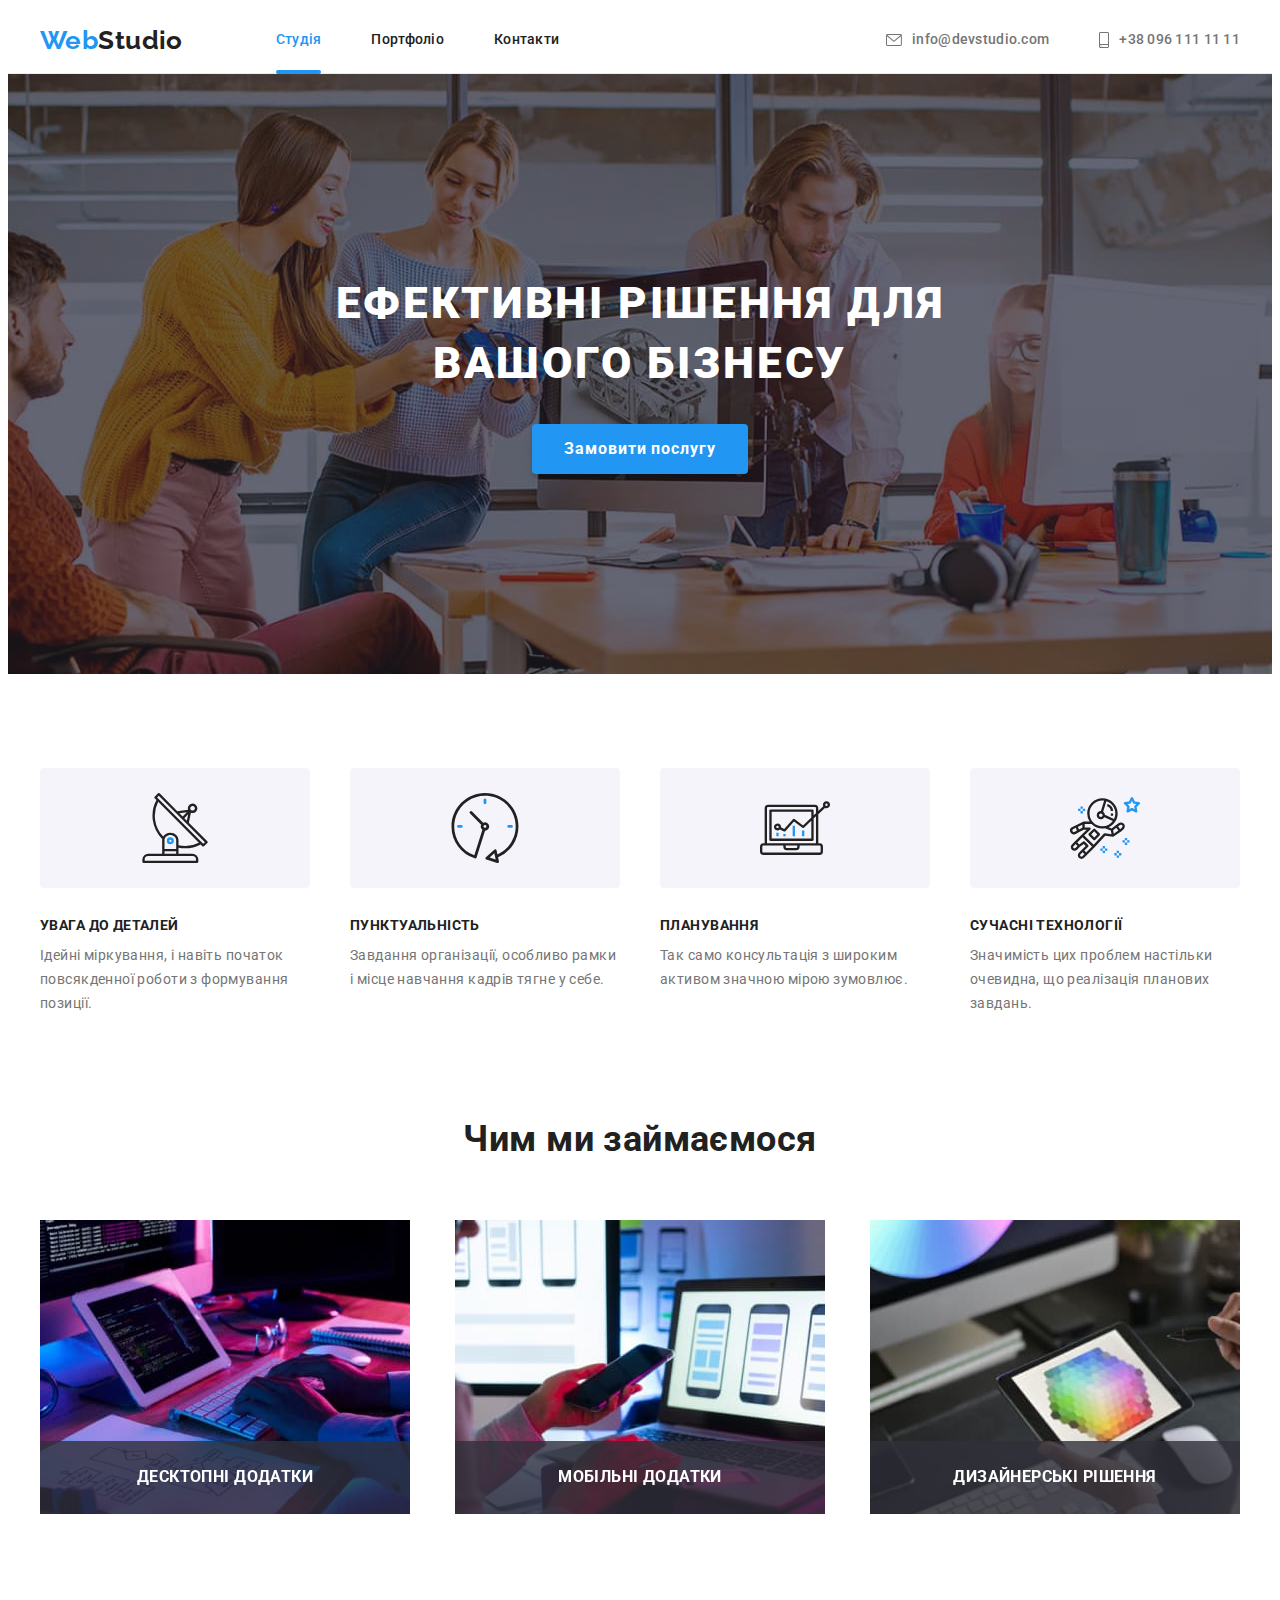
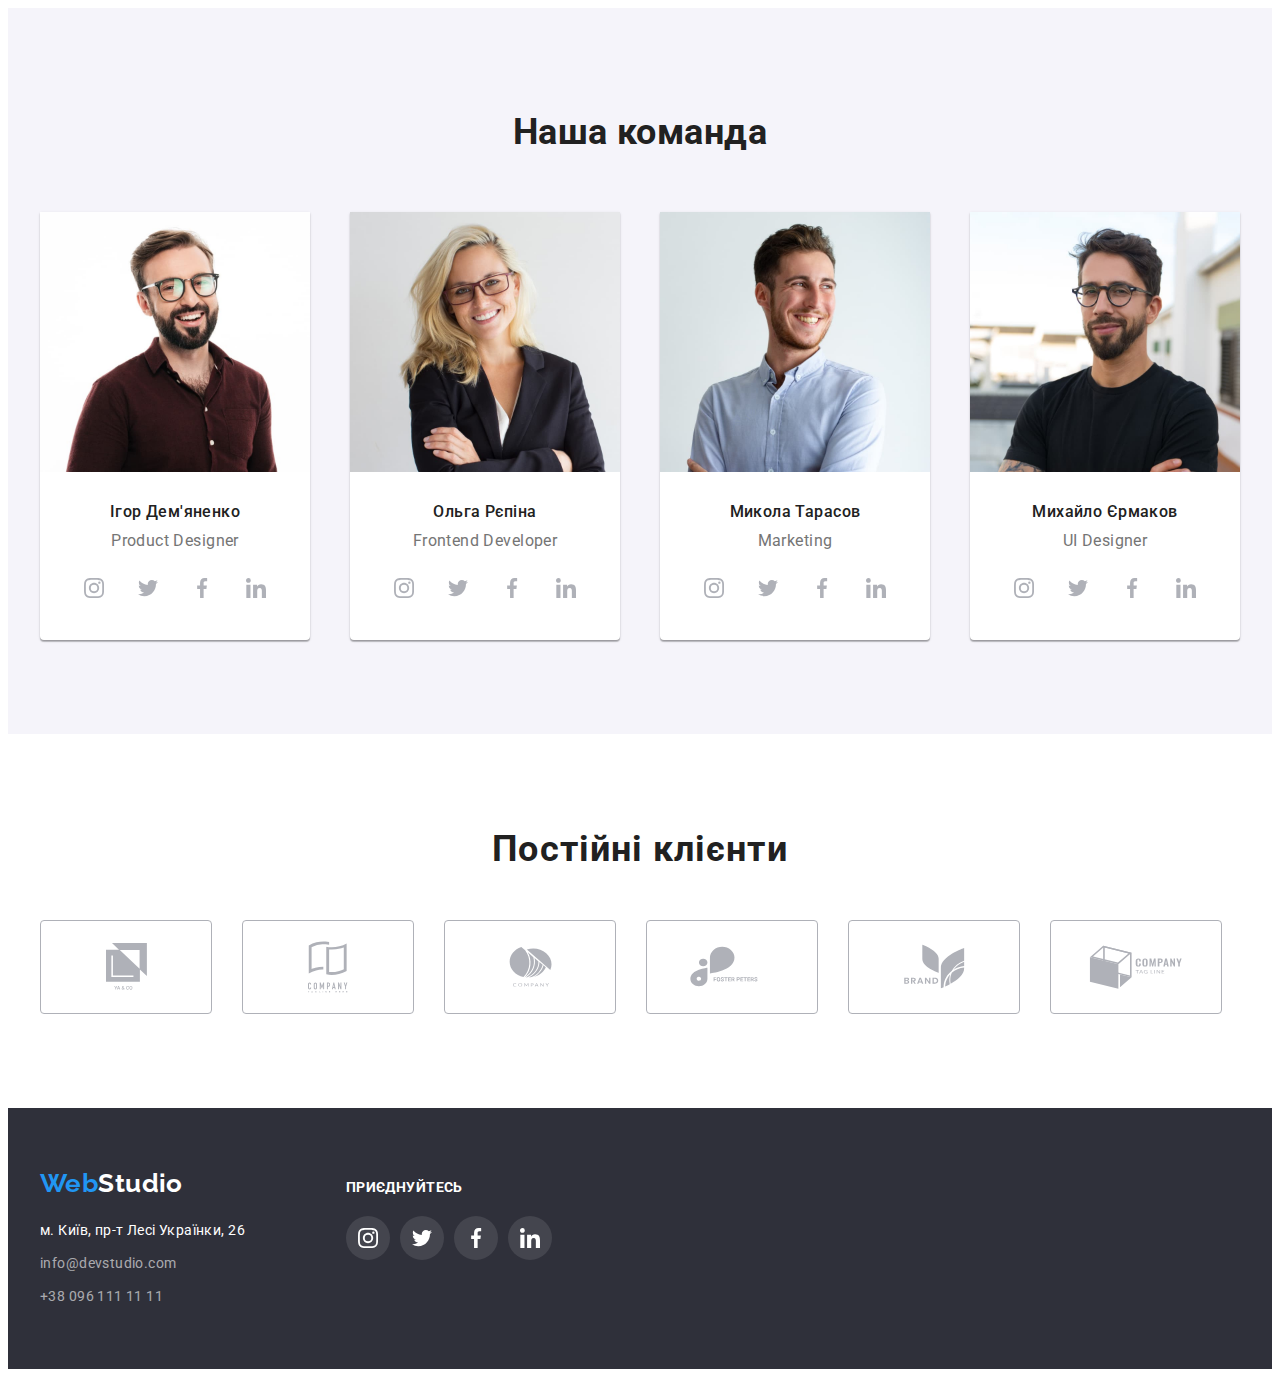
<file: index.html>
<!DOCTYPE html>
<html lang="uk">
  <head>
    <meta charset="UTF-8" />
    <meta http-equiv="X-UA-Compatible" content="IE=edge" />
    <meta name="viewport" content="width=device-width, initial-scale=1.0" />
    <title>Студія</title>
    <link
      href="https://fonts.googleapis.com/css2?family=Raleway:wght@700&family=Roboto:wght@400;500;700;900&display=swap"
      rel="stylesheet"
    />
    <link
      rel="stylesheet"
      href="https://cdnjs.cloudflare.com/ajax/libs/modern-normalize/1.1.0/modern-normalize.min.css"
      integrity="sha512-wpPYUAdjBVSE4KJnH1VR1HeZfpl1ub8YT/NKx4PuQ5NmX2tKuGu6U/JRp5y+Y8XG2tV+wKQpNHVUX03MfMFn9Q=="
      crossorigin="anonymous"
      referrerpolicy="no-referrer"
    />
    <link rel="stylesheet" href="./css/style.css" />
  </head>

  <body>
    <header class="page-header">
      <div class="container wrapper-nav">
        <nav class="menu">
          <a href="#" class="logo"><span class="logo-span">Web</span>Studio</a>
          <ul class="page-nav">
            <li class="item-nav active">
              <a href="index.html">Студія</a>
            </li>
            <li class="item-nav">
              <a href="portfolio.html">Портфоліо</a>
            </li>
            <li class="item-nav">
              <a href="#">Контакти</a>
            </li>
          </ul>
        </nav>
        <ul class="contact-nav">
          <li>
            <a href="mailto:info@devstudio.com" class="email">
              <svg width="16px" height="12px" class="ghj">
                <use href="icons/symbol-defs.svg#icon-mail"></use>
              </svg>
              <span>info@devstudio.com</span>
            </a>
          </li>
          <li>
            <a href="tel:+380961111111" class="phone">
              <svg width="10px" height="16px">
                <use href="icons/symbol-defs.svg#icon-smartphone"></use>
              </svg>
              <span>+38 096 111 11 11</span>
            </a>
          </li>
        </ul>
      </div>
    </header>

    <main>
      <section class="service">
        <div class="container">
          <h1 class="title">Ефективні рішення для вашого бізнесу</h1>
          <button type="button" data-modal-open class="btn">Замовити послугу</button>
          <div class="backdrop is-hidden" data-modal>
            <div class="modal">
              <div data-modal-close class="modal-close">
                <svg class="close-icon" width="11px" height="11px">
                  <use href="icons/symbol-defs.svg#icon-close"></use>
                </svg>
              </div>
            </div>
          </div>
        </div>
      </section>

      <section class="benefits section">
        <div class="container">
          <h2 class="title visually-hidden">Наші основні переваги</h2>
          <ul class="list">
            <li>
              <div class="item-benefits">
                <svg class="item">
                  <use href="icons/symbol-defs.svg#icon-antenna"></use>
                </svg>
              </div>
              <h3 class="subtitle">УВАГА ДО ДЕТАЛЕЙ</h3>
              <p>Ідейні міркування, і навіть початок повсякденної роботи з формування позиції.</p>
            </li>
            <li>
              <div class="item-benefits">
                <svg class="item">
                  <use href="icons/symbol-defs.svg#icon-clock"></use>
                </svg>
              </div>
              <h3 class="subtitle">ПУНКТУАЛЬНІСТЬ</h3>
              <p>Завдання організації, особливо рамки і місце навчання кадрів тягне у себе.</p>
            </li>
            <li>
              <div class="item-benefits">
                <svg class="item">
                  <use href="icons/symbol-defs.svg#icon-diagram"></use>
                </svg>
              </div>
              <h3 class="subtitle">ПЛАНУВАННЯ</h3>
              <p>Так само консультація з широким активом значною мірою зумовлює.</p>
            </li>
            <li>
              <div class="item-benefits">
                <svg class="item">
                  <use href="icons/symbol-defs.svg#icon-astronaut"></use>
                </svg>
              </div>

              <h3 class="subtitle">СУЧАСНІ ТЕХНОЛОГІЇ</h3>
              <p>Значимість цих проблем настільки очевидна, що реалізація планових завдань.</p>
            </li>
          </ul>
        </div>
      </section>

      <section class="actions">
        <div class="container">
          <h2 class="title">Чим ми займаємося</h2>
          <ul class="list">
            <li class="actions-item">
              <img src="images/coding.jpg" alt="writing code" width="370" height="294" />
              <h3 class="actions-subtitle">Десктопні додатки</h3>
            </li>
            <li class="actions-item">
              <img src="images/applications.jpg" alt="app creation" width="370" height="294" />
              <h3 class="actions-subtitle">Мобільні додатки</h3>
            </li>
            <li class="actions-item">
              <img src="images/design.jpg" alt="color palette" width="370" height="294" />
              <h3 class="actions-subtitle">Дизайнерські рішення</h3>
            </li>
          </ul>
        </div>
      </section>

      <section class="team section">
        <div class="container">
          <h2 class="title">Наша команда</h2>
          <ul class="team-list">
            <li>
              <img
                src="images/product_designer.jpg"
                alt="product designer"
                width="270"
                height="260"
              />
              <h3 class="subtitle">Ігор Дем'яненко</h3>
              <p>Product Designer</p>
              <ul class="team-social">
                <li>
                  <a href="#">
                    <svg class="item" width="20px" height="20px">
                      <use href="icons/symbol-defs.svg#icon-instagram"></use>
                    </svg>
                  </a>
                </li>
                <li>
                  <a href="#">
                    <svg class="item" width="20px" height="20px">
                      <use href="icons/symbol-defs.svg#icon-twitter"></use>
                    </svg>
                  </a>
                </li>
                <li>
                  <a href="#">
                    <svg class="item" width="20px" height="20px">
                      <use href="icons/symbol-defs.svg#icon-facebook"></use>
                    </svg>
                  </a>
                </li>
                <li>
                  <a href="#">
                    <svg class="item" width="20px" height="20px">
                      <use href="icons/symbol-defs.svg#icon-linkedin"></use>
                    </svg>
                  </a>
                </li>
              </ul>
            </li>
            <li>
              <img
                src="images/frontend_developer.jpg"
                alt="frontend developer"
                width="270"
                height="260"
              />
              <h3 class="subtitle">Ольга Рєпіна</h3>
              <p>Frontend Developer</p>
              <ul class="team-social">
                <li>
                  <a href="#">
                    <svg class="item" width="20px" height="20px">
                      <use href="icons/symbol-defs.svg#icon-instagram"></use>
                    </svg>
                  </a>
                </li>
                <li>
                  <a href="#">
                    <svg class="item" width="20px" height="20px">
                      <use href="icons/symbol-defs.svg#icon-twitter"></use>
                    </svg>
                  </a>
                </li>
                <li>
                  <a href="#">
                    <svg class="item" width="20px" height="20px">
                      <use href="icons/symbol-defs.svg#icon-facebook"></use>
                    </svg>
                  </a>
                </li>
                <li>
                  <a href="#">
                    <svg class="item" width="20px" height="20px">
                      <use href="icons/symbol-defs.svg#icon-linkedin"></use>
                    </svg>
                  </a>
                </li>
              </ul>
            </li>
            <li>
              <img src="images/marketing.jpg" alt="marketing" width="270" height="260" />
              <h3 class="subtitle">Микола Тарасов</h3>
              <p>Marketing</p>
              <ul class="team-social">
                <li>
                  <a href="#">
                    <svg class="item" width="20px" height="20px">
                      <use href="icons/symbol-defs.svg#icon-instagram"></use>
                    </svg>
                  </a>
                </li>
                <li>
                  <a href="#">
                    <svg class="item" width="20px" height="20px">
                      <use href="icons/symbol-defs.svg#icon-twitter"></use>
                    </svg>
                  </a>
                </li>
                <li>
                  <a href="#">
                    <svg class="item" width="20px" height="20px">
                      <use href="icons/symbol-defs.svg#icon-facebook"></use>
                    </svg>
                  </a>
                </li>
                <li>
                  <a href="#">
                    <svg class="item" width="20px" height="20px">
                      <use href="icons/symbol-defs.svg#icon-linkedin"></use>
                    </svg>
                  </a>
                </li>
              </ul>
            </li>
            <li>
              <img src="images/designer.jpg" alt="designer" width="270" height="260" />
              <h3 class="subtitle">Михайло Єрмаков</h3>
              <p>UI Designer</p>
              <ul class="team-social">
                <li>
                  <a href="#">
                    <svg class="item" width="20px" height="20px">
                      <use href="icons/symbol-defs.svg#icon-instagram"></use>
                    </svg>
                  </a>
                </li>
                <li>
                  <a href="#">
                    <svg class="item" width="20px" height="20px">
                      <use href="icons/symbol-defs.svg#icon-twitter"></use>
                    </svg>
                  </a>
                </li>
                <li>
                  <a href="#">
                    <svg class="item" width="20px" height="20px">
                      <use href="icons/symbol-defs.svg#icon-facebook"></use>
                    </svg>
                  </a>
                </li>
                <li>
                  <a href="#">
                    <svg class="item" width="20px" height="20px">
                      <use href="icons/symbol-defs.svg#icon-linkedin"></use>
                    </svg>
                  </a>
                </li>
              </ul>
            </li>
          </ul>
        </div>
      </section>

      <section class="clients section">
        <div class="container">
          <h2 class="title">Постійні клієнти</h2>
          <ul class="client-list">
            <li>
              <a href="#">
                <svg class="item" width="41px" height="47px">
                  <use href="icons/symbol-defs.svg#icon-group1"></use>
                </svg>
              </a>
            </li>
            <li>
              <a href="#">
                <svg class="item" width="40px" height="52px">
                  <use href="icons/symbol-defs.svg#icon-group2"></use>
                </svg>
              </a>
            </li>
            <li>
              <a href="#">
                <svg class="item" width="43px" height="41px">
                  <use href="icons/symbol-defs.svg#icon-group3"></use>
                </svg>
              </a>
            </li>

            <li>
              <a href="#">
                <svg class="item" width="84px" height="41px">
                  <use href="icons/symbol-defs.svg#icon-group4"></use>
                </svg>
              </a>
            </li>
            <li>
              <a href="#">
                <svg class="item" width="63px" height="45px">
                  <use href="icons/symbol-defs.svg#icon-group5"></use>
                </svg>
              </a>
            </li>
            <li>
              <a href="#">
                <svg class="item" width="94px" height="44px">
                  <use href="icons/symbol-defs.svg#icon-group6"></use>
                </svg>
              </a>
            </li>
          </ul>
        </div>
      </section>
    </main>

    <footer class="page-footer">
      <div class="container">
        <div class="footer-wrapper">
          <div>
            <a href="#" class="logo"><span class="logo-span">Web</span>Studio</a>
            <address>
              <ul class="list">
                <li class="item">
                  <a href="#" class="address">м. Київ, пр-т Лесі Українки, 26</a>
                </li>
                <li class="item">
                  <a href="mailto:info@devstudio.com" class="email">info@devstudio.com</a>
                </li>
                <li class="item">
                  <a href="tel:+380961111111" class="phone">+38 096 111 11 11</a>
                </li>
              </ul>
            </address>
          </div>
          <div class="footer-social">
            <p class="social">приєднуйтесь</p>
            <ul class="social-list">
              <li>
                <a href="#">
                  <svg class="item" width="20px" height="20px">
                    <use href="icons/symbol-defs.svg#icon-instagram"></use>
                  </svg>
                </a>
              </li>
              <li>
                <a href="#">
                  <svg class="item" width="20px" height="20px">
                    <use href="icons/symbol-defs.svg#icon-twitter"></use>
                  </svg>
                </a>
              </li>
              <li>
                <a href="#">
                  <svg class="item" width="20px" height="20px">
                    <use href="icons/symbol-defs.svg#icon-facebook"></use>
                  </svg>
                </a>
              </li>
              <li>
                <a href="#">
                  <svg class="item" width="20px" height="20px">
                    <use href="icons/symbol-defs.svg#icon-linkedin"></use>
                  </svg>
                </a>
              </li>
            </ul>
          </div>
        </div>
      </div>
    </footer>

    <script src="./js/modal.js"></script>
  </body>
</html>
</file>
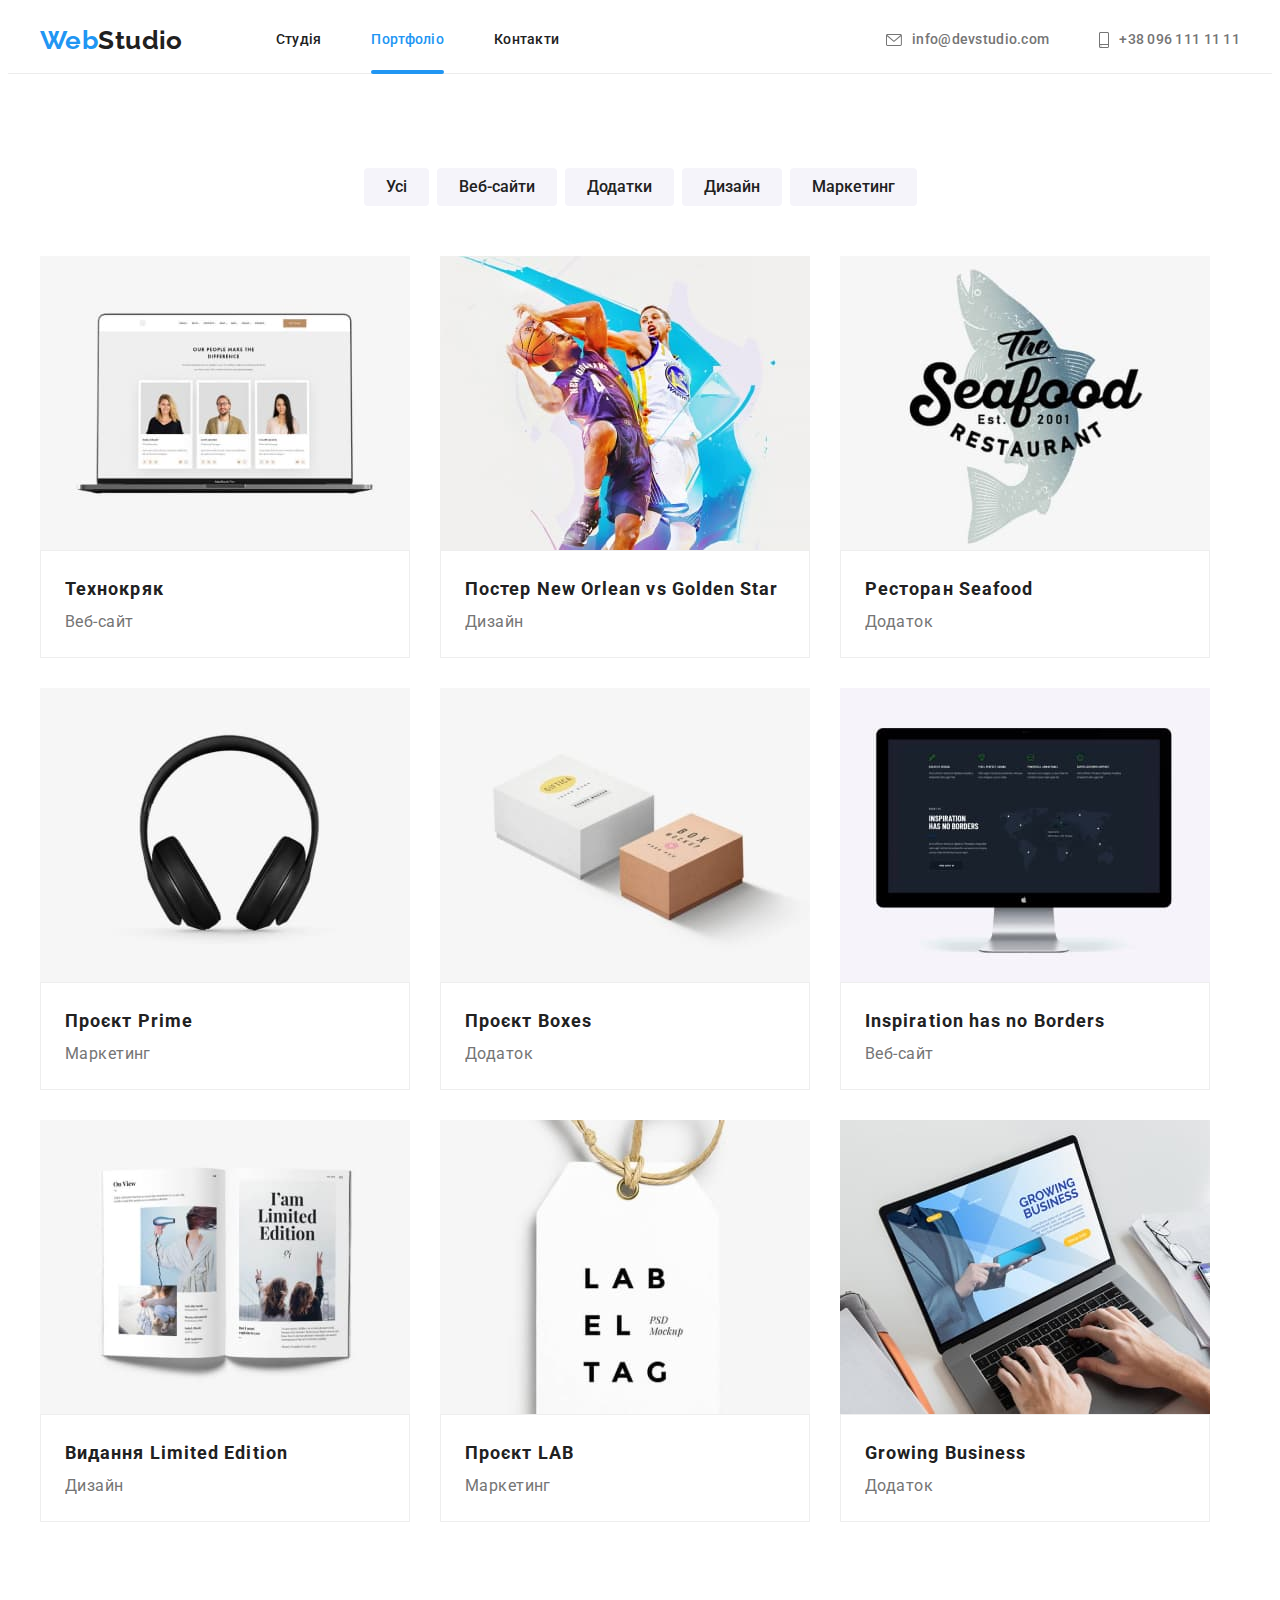
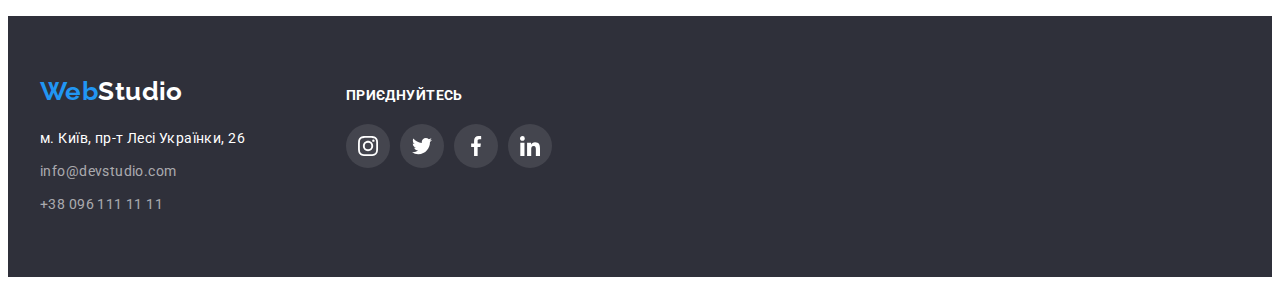
<file: portfolio.html>
<!DOCTYPE html>
<html lang="uk">
  <head>
    <meta charset="UTF-8" />
    <meta http-equiv="X-UA-Compatible" content="IE=edge" />
    <meta name="viewport" content="width=device-width, initial-scale=1.0" />
    <title>Портфоліо</title>
    <link
      href="https://fonts.googleapis.com/css2?family=Raleway:wght@700&family=Roboto:wght@400;500;700;900&display=swap"
      rel="stylesheet"
    />
    <link
      rel="stylesheet"
      href="https://cdnjs.cloudflare.com/ajax/libs/modern-normalize/1.1.0/modern-normalize.min.css"
      integrity="sha512-wpPYUAdjBVSE4KJnH1VR1HeZfpl1ub8YT/NKx4PuQ5NmX2tKuGu6U/JRp5y+Y8XG2tV+wKQpNHVUX03MfMFn9Q=="
      crossorigin="anonymous"
      referrerpolicy="no-referrer"
    />
    <link rel="stylesheet" href="./css/style.css" />
  </head>
  <body>
    <header class="page-header">
      <div class="container wrapper-nav">
        <nav class="menu">
          <a href="#" class="logo"><span class="logo-span">Web</span>Studio</a>
          <ul class="page-nav">
            <li class="item-nav">
              <a href="index.html">Студія</a>
            </li>
            <li class="item-nav active">
              <a href="portfolio.html">Портфоліо</a>
            </li>
            <li class="item-nav">
              <a href="#">Контакти</a>
            </li>
          </ul>
        </nav>
        <ul class="contact-nav">
          <li>
            <a href="mailto:info@devstudio.com" class="email">
              <svg width="16px" height="12px" class="ghj">
                <use href="icons/symbol-defs.svg#icon-mail"></use>
              </svg>
              <span>info@devstudio.com</span>
            </a>
          </li>
          <li>
            <a href="tel:+380961111111" class="phone">
              <svg width="10px" height="16px">
                <use href="icons/symbol-defs.svg#icon-smartphone"></use>
              </svg>
              <span>+38 096 111 11 11</span>
            </a>
          </li>
        </ul>
      </div>
    </header>

    <main>
      <section class="portfolio section">
        <div class="container">
          <h1 class="title visually-hidden">Портфоліо з роботами</h1>
          <ul class="btns">
            <li><button type="button" class="btn">Усі</button></li>
            <li><button type="button" class="btn">Веб-сайти</button></li>
            <li><button type="button" class="btn">Додатки</button></li>
            <li><button type="button" class="btn">Дизайн</button></li>
            <li><button type="button" class="btn">Маркетинг</button></li>
          </ul>
          <ul class="portfolio-items">
            <li class="portfolio-item">
              <a href="#" class="portfolio-link">
                <div class="portfolio-descr">
                  <p class="portfolio-text overlay">
                    Ресурс пропонує комплексні пропозиції з різним рівнем функціоналу та сервісів.
                    Все це дозволить відвідувачу отримати вичерпні відомості про компанію чи
                    приватну особу.
                  </p>
                  <img
                    src="images/portfolio/portfolio1.jpg"
                    alt="website"
                    width="370"
                    height="294"
                  />
                </div>

                <div class="wrapper">
                  <h2>Технокряк</h2>
                  <p>Веб-сайт</p>
                </div>
              </a>
            </li>
            <li class="portfolio-item">
              <a href="#" class="portfolio-link">
                <div class="portfolio-descr">
                  <p class="portfolio-text overlay">
                    Ресурс пропонує комплексні пропозиції з різним рівнем функціоналу та сервісів.
                    Все це дозволить відвідувачу отримати вичерпні відомості про компанію чи
                    приватну особу.
                  </p>
                  <img
                    src="images/portfolio/portfolio2.jpg"
                    alt="basketball poster"
                    width="370"
                    height="294"
                  />
                </div>

                <div class="wrapper">
                  <h2>Постер New Orlean vs Golden Star</h2>
                  <p>Дизайн</p>
                </div>
              </a>
            </li>
            <li class="portfolio-item">
              <a href="#" class="portfolio-link">
                <div class="portfolio-descr">
                  <p class="portfolio-text overlay">
                    Ресурс пропонує комплексні пропозиції з різним рівнем функціоналу та сервісів.
                    Все це дозволить відвідувачу отримати вичерпні відомості про компанію чи
                    приватну особу.
                  </p>
                  <img
                    src="images/portfolio/portfolio3.jpg"
                    alt="app seafood"
                    width="370"
                    height="294"
                  />
                </div>

                <div class="wrapper">
                  <h2>Ресторан Seafood</h2>
                  <p>Додаток</p>
                </div>
              </a>
            </li>
            <li class="portfolio-item">
              <a href="#" class="portfolio-link">
                <div class="portfolio-descr">
                  <p class="portfolio-text overlay">
                    Ресурс пропонує комплексні пропозиції з різним рівнем функціоналу та сервісів.
                    Все це дозволить відвідувачу отримати вичерпні відомості про компанію чи
                    приватну особу.
                  </p>
                  <img
                    src="images/portfolio/portfolio4.jpg"
                    alt="marketing project prime"
                    width="370"
                    height="294"
                  />
                </div>

                <div class="wrapper">
                  <h2>Проєкт Prime</h2>
                  <p>Маркетинг</p>
                </div>
              </a>
            </li>
            <li class="portfolio-item">
              <a href="#" class="portfolio-link">
                <div class="portfolio-descr">
                  <p class="portfolio-text overlay">
                    Ресурс пропонує комплексні пропозиції з різним рівнем функціоналу та сервісів.
                    Все це дозволить відвідувачу отримати вичерпні відомості про компанію чи
                    приватну особу.
                  </p>
                  <img
                    src="images/portfolio/portfolio5.jpg"
                    alt="app boxes"
                    width="370"
                    height="294"
                  />
                </div>

                <div class="wrapper">
                  <h2>Проєкт Boxes</h2>
                  <p>Додаток</p>
                </div>
              </a>
            </li>
            <li class="portfolio-item">
              <a href="#" class="portfolio-link">
                <div class="portfolio-descr">
                  <p class="portfolio-text overlay">
                    Ресурс пропонує комплексні пропозиції з різним рівнем функціоналу та сервісів.
                    Все це дозволить відвідувачу отримати вичерпні відомості про компанію чи
                    приватну особу.
                  </p>
                  <img
                    src="images/portfolio/portfolio6.jpg"
                    alt="website on screen"
                    width="370"
                    height="294"
                  />
                </div>

                <div class="wrapper">
                  <h2>Inspiration has no Borders</h2>
                  <p>Веб-сайт</p>
                </div>
              </a>
            </li>
            <li class="portfolio-item">
              <a href="#" class="portfolio-link">
                <div class="portfolio-descr">
                  <p class="portfolio-text overlay">
                    Ресурс пропонує комплексні пропозиції з різним рівнем функціоналу та сервісів.
                    Все це дозволить відвідувачу отримати вичерпні відомості про компанію чи
                    приватну особу.
                  </p>
                  <img
                    src="images/portfolio/portfolio7.jpg"
                    alt="magazine design"
                    width="370"
                    height="294"
                  />
                </div>

                <div class="wrapper">
                  <h2>Видання Limited Edition</h2>
                  <p>Дизайн</p>
                </div>
              </a>
            </li>
            <li class="portfolio-item">
              <a href="#" class="portfolio-link">
                <div class="portfolio-descr">
                  <p class="portfolio-text overlay">
                    Ресурс пропонує комплексні пропозиції з різним рівнем функціоналу та сервісів.
                    Все це дозволить відвідувачу отримати вичерпні відомості про компанію чи
                    приватну особу.
                  </p>
                  <img
                    src="images/portfolio/portfolio8.jpg"
                    alt="marketing project lab"
                    width="370"
                    height="294"
                  />
                </div>

                <div class="wrapper">
                  <h2>Проєкт LAB</h2>
                  <p>Маркетинг</p>
                </div>
              </a>
            </li>
            <li class="portfolio-item">
              <a href="#" class="portfolio-link">
                <div class="portfolio-descr">
                  <p class="portfolio-text overlay">
                    Ресурс пропонує комплексні пропозиції з різним рівнем функціоналу та сервісів.
                    Все це дозволить відвідувачу отримати вичерпні відомості про компанію чи
                    приватну особу.
                  </p>
                  <img
                    src="images/portfolio/portfolio9.jpg"
                    alt="app for business"
                    width="370"
                    height="294"
                  />
                </div>

                <div class="wrapper">
                  <h2>Growing Business</h2>
                  <p>Додаток</p>
                </div>
              </a>
            </li>
          </ul>
        </div>
      </section>
    </main>
    <footer class="page-footer">
      <div class="container">
        <div class="footer-wrapper">
          <div>
            <a href="#" class="logo"><span class="logo-span">Web</span>Studio</a>
            <address>
              <ul class="list">
                <li class="item">
                  <a href="#" class="address">м. Київ, пр-т Лесі Українки, 26</a>
                </li>
                <li class="item">
                  <a href="mailto:info@devstudio.com" class="email">info@devstudio.com</a>
                </li>
                <li class="item">
                  <a href="tel:+380961111111" class="phone">+38 096 111 11 11</a>
                </li>
              </ul>
            </address>
          </div>
          <div class="footer-social">
            <p class="social">приєднуйтесь</p>
            <ul class="social-list">
              <li>
                <a href="#">
                  <svg class="item" width="20px" height="20px">
                    <use href="icons/symbol-defs.svg#icon-instagram"></use>
                  </svg>
                </a>
              </li>
              <li>
                <a href="#">
                  <svg class="item" width="20px" height="20px">
                    <use href="icons/symbol-defs.svg#icon-twitter"></use>
                  </svg>
                </a>
              </li>
              <li>
                <a href="#">
                  <svg class="item" width="20px" height="20px">
                    <use href="icons/symbol-defs.svg#icon-facebook"></use>
                  </svg>
                </a>
              </li>
              <li>
                <a href="#">
                  <svg class="item" width="20px" height="20px">
                    <use href="icons/symbol-defs.svg#icon-linkedin"></use>
                  </svg>
                </a>
              </li>
            </ul>
          </div>
        </div>
      </div>

      <script src="./js/modal.js"></script>
    </footer>
  </body>
</html>
</file>
<file: css/style.css>
:root {
    --main-color: #2196F3;
    --page-color: #212121;
    --page-light-color: #757575;
    --page-white-color: #FFFFFF;
    --dark-bg: #2F303A;
    --light-bg: #F5F4FA;
    --icons-color: #AFB1B8;

}
body {
    font-family: 'Roboto', sans-serif;
    color: var(--page-color);
    font-size: 14px;
    line-height: 1.14;
    letter-spacing: 0.03em;
}

h1, h2, h3, h4, h5, h6, p, ul {
    margin: 0;
    padding: 0;
}

img {
    display: block;
    max-width: 100%;
    height: auto;
}

.container {
    margin: 0 auto;
    width: 1200px;
    padding-left: 15px;
    padding-right: 15px;
}

.section {
    padding-top: 94px;
    padding-bottom: 94px;
    
}

.visually-hidden {
    position: absolute;
    width: 1px;
    height: 1px;
    margin: -1px;
    border: 0;
    padding: 0;

    white-space: nowrap;
    clip-path: inset(100%);
    clip: rect(0 0 0 0);
    overflow: hidden;
}

/* ----- Header ----- */

.page-header {
    border-bottom: 1px solid #ECECEC;
}

.wrapper-nav {
    display: flex;
    align-items: center;
}

.menu {
    display: flex;
    align-items: center;
}

.logo {
    font-family: 'Raleway', sans-serif;
    font-weight: 700;
    font-size: 26px;
    line-height: 1.19;
    text-decoration: none;
    cursor: pointer;
    color: var(--page-color);
    margin-right: 93px;
} 
.logo > .logo-span {
    color: var(--main-color);
}

.page-nav {
    list-style: none;
    display: flex;

}

.page-nav .item-nav {
    position: relative;

}

.page-nav .item-nav:not(:last-child) {
    margin-right: 50px;
}

.contact-nav {
    list-style: none;
    display: flex;
    margin-left: auto;
    color: var(--page-color);

}

.contact-nav svg {
    margin-right: 10px;
    fill: currentColor;
}

.page-nav a {
    display: block;
    padding-top: 24px;
    padding-bottom: 25px;
    font-weight: 500;
    letter-spacing: 0.02em;
    text-decoration: none;
    cursor: pointer;
    color: currentColor;
    transition-property: color;
    transition-duration: 1s;
    transition-timing-function: cubic-bezier(0.4, 0, 0.2, 1);
}

.item-nav:hover a, .item-nav:focus a {
    color: var(--main-color);
}

.page-nav .active {
    color: var(--main-color);
}

.page-nav>.active::after {
    content: '';
    position: absolute;
    display: block;
    height: 4px;
    background: var(--main-color);
    border-radius: 2px;
    width: 100%;
    bottom: -1px;
}

.contact-nav .email {
    margin-right: 50px;
    display: flex;
    align-items: center;
    font-weight: 500;
    letter-spacing: 0.02em;
    color: var(--page-light-color);
    text-decoration: none;
    cursor: pointer;
    transition-property: color;
    transition-duration: 250ms;
    transition-timing-function: cubic-bezier(0.4, 0, 0.2, 1);
}

.contact-nav .phone {
    display: flex;
    align-items: center;
    font-weight: 500;
    letter-spacing: 0.02em;
    color: var(--page-light-color);
    text-decoration: none;
    cursor: pointer;
    transition-property: color;
    transition-duration: 250ms;
    transition-timing-function: cubic-bezier(0.4, 0, 0.2, 1);
}

.contact-nav a:hover, .contact-nav a:focus {
    color: var(--main-color);
}



/* ----- Service ----- */

.service {
    max-width: 1600px;
    padding-top: 200px;
    padding-bottom: 200px;
    margin-left: auto;
    margin-right: auto;    
    background-image: linear-gradient(to top, rgba(47, 48, 58, 0.4), rgba(47, 48, 58, 0.4)), url(../images/main-bg.jpg);
    background-repeat: no-repeat;
    background-position: center;
    background-size: cover;
}

.backdrop {
    position: fixed;
    top: 0;
    left: 0;
    width: 100%;
    height: 100%;
    background-color: rgba(0, 0, 0, 0.2);
    transition-property: opacity;
    transition-duration: 500ms;
    transition-timing-function: cubic-bezier(0.4, 0, 0.2, 1);
}

.backdrop.is-hidden {
    opacity: 0;
    pointer-events: none;
    visibility: auto;
    transition-property: opacity;
    transition-duration: 500ms;
    transition-timing-function: cubic-bezier(0.4, 0, 0.2, 1);
}

.modal {
    position: absolute;
    width: 528px;
    min-height: 581px;
    padding: 8px;
    background: var(--page-white-color);
    box-shadow: 0px 1px 3px rgba(0, 0, 0, 0.12), 0px 1px 1px rgba(0, 0, 0, 0.14), 0px 2px 1px rgba(0, 0, 0, 0.2);
    border-radius: 4px;
    top: 50%;
    left: 50%;
    transform: translate(-50%, -50%);
}

.modal-close {
    position: absolute;
    right: 8px;
    top: 8px;
    width: 30px;
    height: 30px;
    background: var(--page-white-color);
    border: 1px solid rgba(0, 0, 0, 0.1);
    border-radius: 50%;
    cursor: pointer;
}

.close-icon {
    position: absolute;
    top: 50%;
    left: 50%;
    transform: translate(-50%, -50%);
}

.service .title {
    width: 696px;
    margin: 0 auto;
    margin-bottom: 30px;
    font-weight: 900;
    font-size: 44px;
    line-height: 1.36;
    text-align: center;
    letter-spacing: 0.06em;
    text-transform: uppercase;
    color: var(--page-white-color);
}

.service .btn {
    display: block;
    margin: 0 auto;
    padding: 10px 32px;
    font-family: Roboto, sans-serif;
    background: var(--main-color);
    box-shadow: 0px 4px 4px rgba(0, 0, 0, 0.15);
    border: none;
    border-radius: 4px;
    font-weight: 700;
    font-size: 16px;
    line-height: 1.88;
    text-align: center;
    letter-spacing: 0.06em;
    color: var(--page-white-color);
    cursor: pointer;
}


/* ----- Benefits ----- */

.benefits .list {
    display: flex;
    justify-content: space-between;
    list-style: none;
}

.benefits li {
    width: 270px;
}

.benefits .subtitle{
    margin-bottom: 10px;
    font-weight: 700;
    font-size: 14px;
    text-transform: uppercase;
}

.benefits p {
    line-height: 1.71;  
    color: var(--page-light-color);
}

.item-benefits {
    height: 120px;
    display: flex;
    justify-content: center;
    align-items: center;
    background: var(--light-bg);
    border-radius: 4px;
    margin-bottom: 30px;
}

.item-benefits .item {
    width: 70px;
    height: 70px;
}


/* ----- Actions ----- */

.actions {
    padding-bottom: 94px;
}

.actions .title {
    margin-bottom: 50px;

    font-weight: 700;
    font-size: 36px;
    line-height: 1.67;
    text-align: center;
}

.actions .list {
    list-style: none;
    display: flex;
    justify-content: space-between;
}

.actions-item {
    position: relative;
}

.actions-subtitle {
    position: absolute;
    width: 100%;
    bottom: 0;
    padding-top: 27px;
    padding-bottom: 27px;
    background: rgba(47, 48, 58, 0.8);
    font-weight: 700;
    text-align: center;
    text-transform: uppercase;
    color: var(--page-white-color);
}


/* ----- Team ----- */

.team {
    background: var(--light-bg);
}

.team .title {
    margin-bottom: 50px;
    font-weight: 700;
    font-size: 36px;
    line-height: 1.67;
    text-align: center;
}

.team .team-list {
    list-style: none;
    display: flex;
    justify-content: space-between;
}

.team .team-social {
    list-style: none;
    display: flex;
    margin-bottom: 30px;
    padding: 0 32px;
    gap: 10px;
}

.team-social li {
    width: 44px;
    height: 44px;
    display: flex;
    justify-content: center;
    align-items: center;
}

.team-social a {
    display: flex;
    justify-content: center;
    align-items: center;
    width: 100%;
    height: 100%;
    border-radius: 100%;
    fill: var(--icons-color); 
    transition-property: fill, background-color;
    transition-duration: 250ms;
    transition-timing-function: cubic-bezier(0.4, 0, 0.2, 1);
}

.team-social a:hover, .team-social a:focus {
    background-color: var(--main-color);
    fill: var(--page-white-color);
}

.team-list > li {
    width: 270px;
    background: var(--page-white-color);   
    box-shadow: 0px 1px 3px rgba(0, 0, 0, 0.12), 0px 1px 1px rgba(0, 0, 0, 0.14), 0px 2px 1px rgba(0, 0, 0, 0.2);
    border-radius: 0px 0px 4px 4px;
}

.team .subtitle {
    margin-top: 30px;

    font-weight: 500;
    font-size: 16px;
    line-height: 1.19;  
    text-align: center;
}

.team p {
    margin-top: 10px;
    margin-bottom: 16px;

    font-size: 16px;
    line-height: 1.19;
    color: var(--page-light-color);
    text-align: center;
}


/* ----- Clients ----- */

.clients .title {
    margin-bottom: 50px;
    font-weight: 700;
    font-size: 36px;
    line-height: 1.17;
    text-align: center;
    letter-spacing: 0.03em;
    color: var(--page-color);
}

.client-list {
    list-style: none;
    display: flex;
    gap: 30px;
}

.client-list li {
    display: flex;
    justify-content: center;
    align-items: center;
    width: 170px;
    height: 92px;
    border: 1px solid var(--icons-color);
    border-radius: 4px;
    transition-property: border;
    transition-duration: 250ms;
    transition-timing-function: cubic-bezier(0.4, 0, 0.2, 1);
}

.client-list a {
    width: 100%;
    height: 100%;
    display: flex;
    justify-content: center;
    align-items: center;
    fill: var(--icons-color);
    transition-property: fill;
    transition-duration: 250ms;
    transition-timing-function: cubic-bezier(0.4, 0, 0.2, 1);
}

.client-list a:hover, .client-list a:focus {
    fill: var(--main-color);
}

.client-list li:hover, .client-list li:focus {
    border: 1px solid var(--main-color);

}


/* ----- Footer ----- */

.page-footer {
    padding-top: 60px;
    padding-bottom: 60px;
    background: var(--dark-bg);
}

.footer-wrapper {
    display: flex;
    gap: 70px;
    align-items: baseline;
}

.page-footer .list {
    list-style: none;
}

.page-footer .logo {
    display: inline-block;
    margin-bottom: 20px;

    font-weight: 700;
    font-size: 26px;
    line-height: 1.19;
    color: var(--page-white-color);
}

.page-footer .item:not(:last-child) {
    margin-bottom: 9px;
}

.page-footer .address {
    line-height: 1.71;
    color: var(--page-white-color);
    font-style: normal;
    text-decoration: none;
    transition-property: color;
    transition-duration: 250ms;
    transition-timing-function: cubic-bezier(0.4, 0, 0.2, 1);
}

.page-footer .email, .page-footer .phone {
    font-weight: 400;
    line-height: 1.71;
    color: rgba(255, 255, 255, 0.6);
    font-style: normal;
    text-decoration: none;
    transition-property: color;
    transition-duration: 250ms;
    transition-timing-function: cubic-bezier(0.4, 0, 0.2, 1);
}

.page-footer .address:hover, .page-footer .email:hover,
.page-footer .phone:hover {
    color: var(--main-color);

} 

.page-footer .address:focus,
.page-footer .email:focus,
.page-footer .phone:focus {
    color: var(--main-color);
}

.page-footer .social {
    margin-bottom: 20px;
    font-weight: 700;
    font-size: 14px;
    line-height: 1.14;
    letter-spacing: 0.03em;
    text-transform: uppercase;    
    color: var(--page-white-color);
}

.page-footer .social-list {
    list-style: none;
    display: flex;
    gap: 10px;
}

.social-list li {
    width: 44px;
    height: 44px;
    display: flex;
    justify-content: center;
    align-items: center;
}

.social-list a {
    display: flex;
    justify-content: center;
    align-items: center;
    width: 100%;
    height: 100%;
    border-radius: 100%;
    background: rgba(255, 255, 255, 0.1);
    fill: var(--page-white-color);
    transition-property: background-color;
    transition-duration: 250ms;
    transition-timing-function: cubic-bezier(0.4, 0, 0.2, 1);
}

.social-list a:hover, .social-list a:focus {
    background-color: var(--main-color);
}

.btns {
    margin-bottom: 50px;
    list-style: none;
    display: flex;
    justify-content: center;
}

.btns li:not(:last-child) {
    margin-right: 8px;
}

.btns .btn {
    font-family: 'Roboto', sans-serif;
    padding: 6px 22px;
    background: var(--light-bg);
    border-radius: 4px;
    border: none;
    font-weight: 500;
    font-size: 16px;
    line-height: 1.62;
    text-align: center;  
    color: var(--page-color);
    cursor: pointer;
    transition-property: background, color, box-shadow;
    transition-duration: 250ms;
    transition-timing-function: cubic-bezier(0.4, 0, 0.2, 1);
}

.btns .btn:hover, .btns .btn:focus {
    background: var(--main-color);
    color: var(--page-white-color);
    box-shadow: 0px 3px 1px rgba(0, 0, 0, 0.1), 0px 1px 2px rgba(0, 0, 0, 0.08), 0px 2px 2px rgba(0, 0, 0, 0.12);
}


/* ----- Portfolio ----- */


.portfolio-items {
    list-style: none;
    display: flex;
    flex-wrap: wrap;
    gap: 30px;
}

.portfolio-items h2{ 
    font-weight: 700;
    font-size: 18px;
    line-height: 2;
    letter-spacing: 0.06em;   
    color: var(--page-color);
} 

.portfolio-items .wrapper {
    padding: 20px 24px;
    background: var(--page-white-color);
    border: 1px solid #EEEEEE;
}

.portfolio-item {
    flex-basis: 370px;
}

.portfolio-descr {
    position: relative;
    overflow: hidden;
    background-color: var(--main-color);
}

.portfolio-text {
    padding: 63px 24px;
    font-size: 18px;
    line-height: 1.56;
    color: var(--page-white-color);
}

.portfolio-descr .overlay {
    position: absolute;
    bottom: 0;
    left: 0;
    width: 100%;
    height: 100%;
    background-color: rgba(33, 150, 243, 0.9);
    transform: translateY(100%);
    transition-property: transform;
    transition-duration: 250ms;
    transition-timing-function: cubic-bezier(0.4, 0, 0.2, 1);
}

.portfolio-link:hover .overlay {
    transform: translateY(0);
}

.portfolio-items .wrapper>p {    
    font-size: 16px;
    line-height: 1.88;   
    color: var(--page-light-color);
}

.portfolio-link {
    display: block;
    text-decoration: none;
    transition-property: box-shadow;
    transition-duration: 250ms;
    transition-timing-function: cubic-bezier(0.4, 0, 0.2, 1);
}

.portfolio-items .portfolio-link:hover, .portfolio-items .portfolio-link:focus {
    box-shadow: 0px 1px 1px rgba(0, 0, 0, 0.12), 0px 4px 4px rgba(0, 0, 0, 0.06), 1px 4px 6px rgba(0, 0, 0, 0.16);
}
</file>
